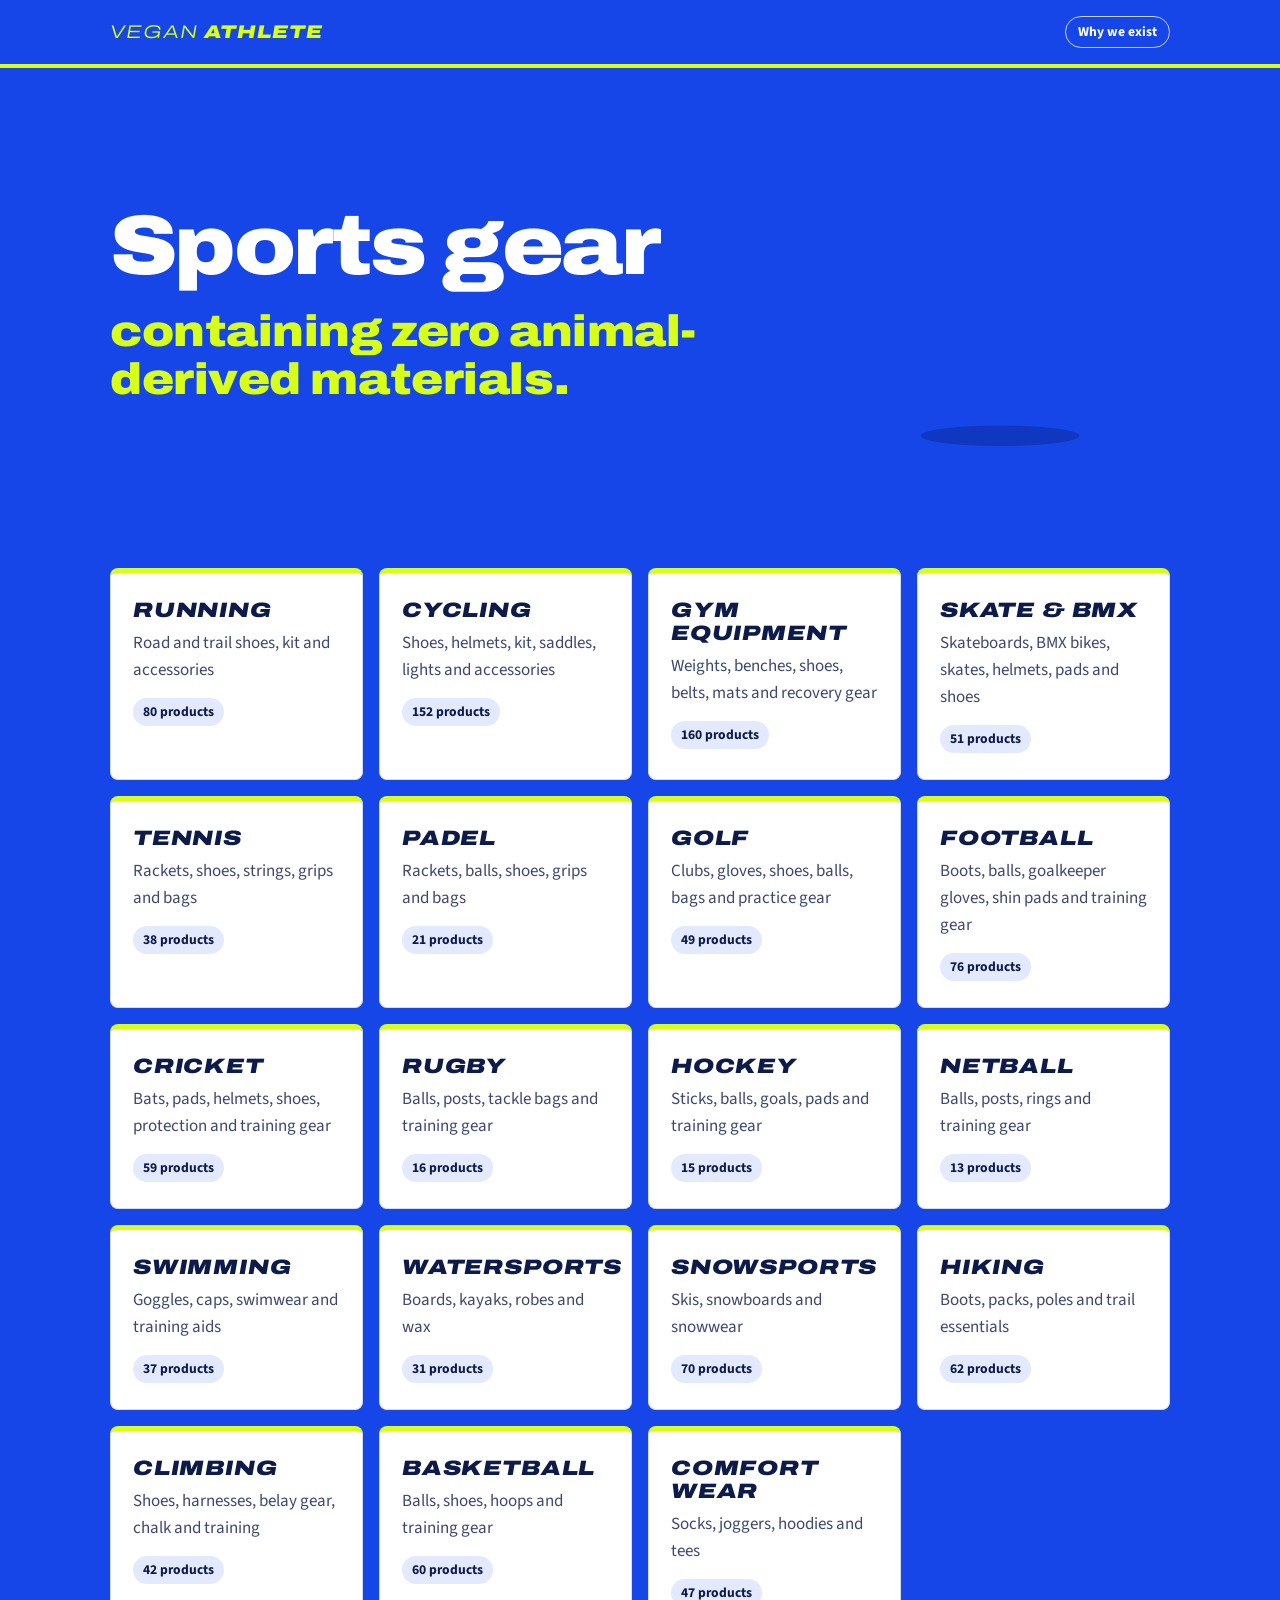
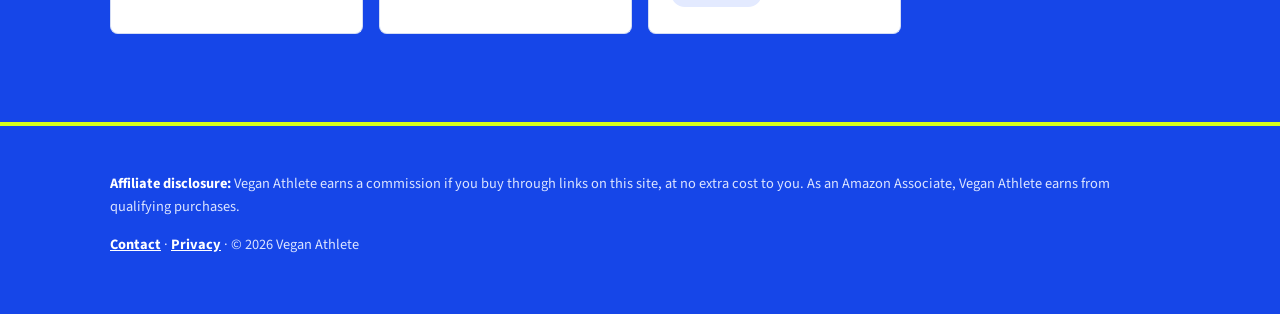
<file: vegan-athlete 3/index.html>
<!doctype html><html lang="en"><head><meta charset="utf-8"><meta name="viewport" content="width=device-width,initial-scale=1"><title>Vegan Athlete – vegan sports equipment</title>
<meta name="description" content="Find vegan sports equipment for football, running, cycling, swimming, tennis and the gym."><link rel="preconnect" href="https://fonts.googleapis.com"><link rel="preconnect" href="https://fonts.gstatic.com" crossorigin><link href="https://fonts.googleapis.com/css2?family=Archivo:ital,wdth,wght@0,62..125,100..900;1,62..125,100..900&family=Source+Sans+3:wght@400;700&display=swap" rel="stylesheet"><link rel="icon" href="/favicon.ico" sizes="any"><link rel="icon" type="image/png" sizes="32x32" href="/favicon-32.png"><link rel="icon" type="image/png" sizes="192x192" href="/icon-192.png"><link rel="apple-touch-icon" href="/apple-touch-icon.png"><link rel="stylesheet" href="style.css?v=39"></head>
<body><header class="site"><div class="wrap"><a class="logo" href="index.html" aria-label="Vegan Athlete home"><span class="logo-1">Vegan</span><span class="logo-2">Athlete</span></a><a class="why-link" href="why.html">Why we exist</a></div></header>
<section class="hero"><div class="wrap hero-inner"><div class="hero-text"><h1><span class="line">Sports gear</span> <span class="line line-2">containing zero animal-derived materials.</span></h1><nav class="pills" id="sport-buttons" aria-label="Choose a sport"></nav></div><div class="hero-art" aria-hidden="true"><svg class="athlete" viewBox="0 0 300 300" role="img" aria-label="A cartoon athlete juggling equipment from different sports, including snowboarding, hiking and running">
  <ellipse cx="150" cy="268" rx="70" ry="9" fill="#071a73" opacity=".35"/>
<g class="scene s1">
 <g transform="rotate(-4 150 172)"><line x1="150" y1="172" x2="150" y2="250" stroke="#e6ecff" stroke-width="15" stroke-linecap="round"/><rect x="144" y="246" width="26" height="12" rx="6" fill="#ffffff"/></g>
 <g transform="rotate(55 150 114)"><line x1="150" y1="114" x2="150" y2="168" class="limb"/></g>
 <g class="keepy-leg"><g><line x1="150" y1="172" x2="150" y2="250" stroke="#e6ecff" stroke-width="15" stroke-linecap="round"/><rect x="144" y="246" width="26" height="12" rx="6" fill="#ffffff"/></g></g>
 <rect x="131" y="152" width="38" height="32" rx="9" fill="#ffffff"/><rect x="130" y="102" width="40" height="62" rx="15" fill="#d7ff1a"/><path d="M150 108v50" stroke="#fff" stroke-width="5" opacity=".8"/>
 <g transform="rotate(-60 150 114)"><line x1="150" y1="114" x2="150" y2="168" class="limb"/></g>
 <circle cx="150" cy="80" r="18" class="skin"/>
 <g class="juggle j-foot"><circle cx="198" cy="214" r="12" fill="#ffffff"/><path d="M198 208l5 4-2 6h-6l-2-6z" fill="#071a73"/></g>
</g>
<g class="scene s2">
 <g transform="rotate(14 150 172)"><line x1="150" y1="172" x2="150" y2="250" stroke="#e6ecff" stroke-width="15" stroke-linecap="round"/><rect x="144" y="246" width="26" height="12" rx="6" fill="#9dd6f7"/></g><g transform="rotate(-14 150 172)"><line x1="150" y1="172" x2="150" y2="250" stroke="#e6ecff" stroke-width="15" stroke-linecap="round"/><rect x="144" y="246" width="26" height="12" rx="6" fill="#9dd6f7"/></g>
 <g transform="rotate(30 150 114)"><line x1="150" y1="114" x2="150" y2="168" class="limb"/></g>
 <rect x="131" y="152" width="38" height="32" rx="9" fill="#9dd6f7"/><rect x="130" y="102" width="40" height="62" rx="15" fill="#ffffff"/>
 <circle cx="150" cy="80" r="18" class="skin"/><path d="M131 76 Q150 60 169 76 L180 80" fill="none" stroke="#9dd6f7" stroke-width="7" stroke-linecap="round"/>
 <g class="racket-tap">
  <line x1="150" y1="114" x2="196" y2="150" class="limb"/>
  <line x1="196" y1="150" x2="218" y2="150" stroke="#d7ff1a" stroke-width="6" stroke-linecap="round"/>
  <ellipse cx="244" cy="150" rx="26" ry="7" fill="rgba(255,255,255,.2)" stroke="#ffffff" stroke-width="5"/>
 </g>
 <g class="juggle j-racket"><circle cx="244" cy="136" r="8" fill="#d7ff1a"/></g>
</g>
<g class="scene s3">
 <g transform="rotate(12 150 172)"><line x1="150" y1="172" x2="150" y2="250" stroke="#9dd6f7" stroke-width="17" stroke-linecap="round"/><rect x="144" y="246" width="26" height="12" rx="6" fill="#ffffff"/></g><g transform="rotate(-12 150 172)"><line x1="150" y1="172" x2="150" y2="250" stroke="#9dd6f7" stroke-width="17" stroke-linecap="round"/><rect x="144" y="246" width="26" height="12" rx="6" fill="#ffffff"/></g>
 <rect x="131" y="152" width="38" height="32" rx="9" fill="#9dd6f7"/><rect x="130" y="102" width="40" height="62" rx="15" fill="#d7ff1a"/><path d="M140 104 L150 118 L160 104" fill="none" stroke="#f4ffc2" stroke-width="4" stroke-linecap="round"/>
 <circle cx="150" cy="80" r="18" class="skin"/><path d="M131 74 Q150 56 169 74 Z" fill="#ffffff"/><path d="M126 76 L172 74" stroke="#ffffff" stroke-width="5" stroke-linecap="round"/>
 <g class="club-tap">
  <line x1="150" y1="114" x2="188" y2="160" class="limb" style="stroke-width:16"/>
  <line x1="188" y1="160" x2="246" y2="148" stroke="#d9e2de" stroke-width="4" stroke-linecap="round"/>
  <rect x="240" y="140" width="16" height="10" rx="3" fill="#d9e2de"/>
 </g>
 <g class="juggle j-club"><circle cx="248" cy="133" r="6" fill="#ffffff"/></g>
</g>
<g class="scene s4">
 <g transform="rotate(16 150 172)"><line x1="150" y1="172" x2="150" y2="250" stroke="#e6ecff" stroke-width="15" stroke-linecap="round"/><rect x="144" y="246" width="26" height="12" rx="6" fill="#ffffff"/></g><g transform="rotate(-16 150 172)"><line x1="150" y1="172" x2="150" y2="250" stroke="#e6ecff" stroke-width="15" stroke-linecap="round"/><rect x="144" y="246" width="26" height="12" rx="6" fill="#ffffff"/></g>
 <g transform="rotate(-35 150 114)"><line x1="150" y1="114" x2="150" y2="168" class="limb"/></g>
 <rect x="131" y="152" width="38" height="32" rx="9" fill="#d7ff1a"/><rect x="130" y="102" width="40" height="62" rx="15" fill="#d7ff1a"/><path d="M141 120 L150 140 L159 120" fill="none" stroke="#d7ff1a" stroke-width="5" stroke-linecap="round" stroke-linejoin="round"/>
 <circle cx="150" cy="80" r="18" class="skin"/>
 <g transform="rotate(200 150 114)"><line x1="150" y1="114" x2="150" y2="172" class="limb"/></g>
 <g class="juggle j-finger"><g class="spin-ball"><circle cx="170" cy="38" r="15" fill="#d7ff1a"/><path d="M155 38h30M170 23v30M159 27c7 7 7 15 0 22M181 27c-7 7-7 15 0 22" fill="none" stroke="#0a2491" stroke-width="1.6"/></g></g>
</g>
<g class="scene s5">
 <g transform="rotate(14 150 172)"><line x1="150" y1="172" x2="150" y2="250" stroke="#e6ecff" stroke-width="15" stroke-linecap="round"/><rect x="144" y="246" width="26" height="12" rx="6" fill="#9dd6f7"/></g><g transform="rotate(-14 150 172)"><line x1="150" y1="172" x2="150" y2="250" stroke="#e6ecff" stroke-width="15" stroke-linecap="round"/><rect x="144" y="246" width="26" height="12" rx="6" fill="#9dd6f7"/></g>
 <rect x="131" y="152" width="38" height="32" rx="9" fill="#071a73"/><rect x="130" y="102" width="40" height="62" rx="15" fill="#9dd6f7"/><path d="M131 160h38M140 160l-6 22M160 160l6 22" stroke="#d7ff1a" stroke-width="4" stroke-linecap="round"/>
 
 <g class="toss-arm-l"><line x1="136" y1="112" x2="124" y2="58" class="limb"/></g><g class="toss-arm-r"><line x1="164" y1="112" x2="176" y2="58" class="limb"/></g><circle cx="150" cy="80" r="18" class="skin"/><path d="M131 78c2-20 36-20 38 0z" fill="#d7ff1a"/>
 <g class="juggle j-rope"><g class="spin-rope"><circle cx="150" cy="44" r="18" fill="none" stroke="#d7ff1a" stroke-width="5"/><circle cx="150" cy="44" r="12" fill="none" stroke="#d7ff1a" stroke-width="4"/><path d="M164 56c8 8 4 16-4 18" fill="none" stroke="#d7ff1a" stroke-width="4" stroke-linecap="round"/></g></g>
</g>
<g class="scene s6">
 <g class="kayak-bob">
  <path d="M40 236c30 14 190 14 220 0-20-10-200-10-220 0z" fill="#d7ff1a"/>
  <ellipse cx="150" cy="232" rx="24" ry="5" fill="#071a73"/>
  <rect x="131" y="160" width="38" height="72" rx="14" fill="#d7ff1a"/>
  <path d="M140 170h20M140 186h20" stroke="#f4ffc2" stroke-width="3" opacity=".7"/>
  
  <g transform="rotate(150 140 174)"><line x1="140" y1="174" x2="140" y2="222" class="limb" style="stroke-width:12"/></g>
  <g transform="rotate(-150 160 174)"><line x1="160" y1="174" x2="160" y2="222" class="limb" style="stroke-width:12"/></g><circle cx="150" cy="140" r="18" class="skin"/>
  <path d="M131 134c4-16 34-16 38 0z" fill="#9dd6f7"/>
 </g>
 <g class="juggle j-paddle"><g class="spin-paddle"><line x1="90" y1="116" x2="210" y2="116" stroke="#e6ecff" stroke-width="4.5" stroke-linecap="round"/><ellipse cx="86" cy="116" rx="14" ry="7" fill="#d7ff1a"/><ellipse cx="214" cy="116" rx="14" ry="7" fill="#d7ff1a"/></g></g>
 <clipPath id="water-clip"><rect x="30" y="230" width="240" height="40" rx="16"/></clipPath><g clip-path="url(#water-clip)"><g class="waves"><path d="M-40 248q15-8 30 0t30 0 30 0 30 0 30 0 30 0 30 0 30 0 30 0 30 0 30 0 30 0 30 0V270H-40z" fill="#9dd6f7" opacity=".45"/></g></g>
</g>
<g class="scene s7">
 <g transform="rotate(16 150 172)"><line x1="150" y1="172" x2="150" y2="250" stroke="#e6ecff" stroke-width="15" stroke-linecap="round"/><rect x="144" y="246" width="26" height="12" rx="6" fill="#ffffff"/></g><g transform="rotate(-16 150 172)"><line x1="150" y1="172" x2="150" y2="250" stroke="#e6ecff" stroke-width="15" stroke-linecap="round"/><rect x="144" y="246" width="26" height="12" rx="6" fill="#ffffff"/></g>
 <g transform="rotate(35 150 114)"><line x1="150" y1="114" x2="150" y2="168" class="limb"/></g>
 <rect x="131" y="152" width="38" height="32" rx="9" fill="#071a73"/><rect x="130" y="102" width="40" height="62" rx="15" fill="#d7ff1a"/>
 <circle cx="150" cy="80" r="18" class="skin"/><path d="M133 74 Q150 66 167 74" fill="none" stroke="#d7ff1a" stroke-width="6" stroke-linecap="round"/>
 <g class="kb-arm"><g><line x1="150" y1="114" x2="150" y2="168" class="limb"/></g></g>
 <g class="juggle j-kb"><g class="spin-kb"><path d="M188 128a10 10 0 0 1 20 0" fill="none" stroke="#d9e2de" stroke-width="5"/><circle cx="198" cy="142" r="14" fill="#39406a"/><circle cx="194" cy="138" r="4" fill="#8d96c4" opacity=".6"/></g></g>
</g>

<g class="scene s8">
 <g transform="rotate(16 150 172)"><line x1="150" y1="172" x2="150" y2="250" stroke="#0a2491" stroke-width="18" stroke-linecap="round"/><rect x="144" y="246" width="26" height="12" rx="6" fill="#d7ff1a"/></g><g transform="rotate(-16 150 172)"><line x1="150" y1="172" x2="150" y2="250" stroke="#0a2491" stroke-width="18" stroke-linecap="round"/><rect x="144" y="246" width="26" height="12" rx="6" fill="#d7ff1a"/></g>
 <rect x="131" y="152" width="38" height="32" rx="9" fill="#0a2491"/><rect x="128" y="100" width="44" height="66" rx="16" fill="#d7ff1a"/><path d="M150 106v54" stroke="#fff" stroke-width="3" opacity=".8"/>
 <g class="toss-arm-l"><line x1="136" y1="112" x2="124" y2="58" class="limb" style="stroke:#d7ff1a"/></g><g class="toss-arm-r"><line x1="164" y1="112" x2="176" y2="58" class="limb" style="stroke:#d7ff1a"/></g>
 <circle cx="150" cy="80" r="18" class="skin"/><path d="M131 76c2-24 36-24 38 0z" fill="#d7ff1a"/><circle cx="150" cy="54" r="5" fill="#d7ff1a"/><path d="M132 80h36" stroke="#071a73" stroke-width="5"/><rect x="138" y="75" width="24" height="10" rx="5" fill="#9dd6f7" stroke="#071a73" stroke-width="2.5"/>
 <g class="juggle j-board"><g class="spin-board"><rect x="96" y="35" width="108" height="16" rx="8" fill="#d7ff1a" stroke="#ffffff" stroke-width="3"/><rect x="122" y="38" width="12" height="10" rx="2" fill="#071a73"/><rect x="166" y="38" width="12" height="10" rx="2" fill="#071a73"/></g></g>
 <g class="snow" fill="#ffffff"><circle cx="60" cy="20" r="3"/><circle cx="100" cy="0" r="2.5"/><circle cx="230" cy="10" r="3"/><circle cx="260" cy="40" r="2"/><circle cx="40" cy="70" r="2.5"/><circle cx="210" cy="-20" r="2.5"/><circle cx="80" cy="-40" r="2"/><circle cx="250" cy="-50" r="3"/></g>
</g>
<g class="scene s9">
 <g transform="rotate(12 150 172)"><line x1="150" y1="172" x2="150" y2="250" stroke="#e6ecff" stroke-width="15" stroke-linecap="round"/><rect x="144" y="246" width="26" height="12" rx="6" fill="#0a2491"/></g><g transform="rotate(-12 150 172)"><line x1="150" y1="172" x2="150" y2="250" stroke="#e6ecff" stroke-width="15" stroke-linecap="round"/><rect x="144" y="246" width="26" height="12" rx="6" fill="#0a2491"/></g>
 <rect x="122" y="104" width="56" height="60" rx="14" fill="#d7ff1a"/><rect x="128" y="96" width="44" height="14" rx="7" fill="#a9cc00"/>
 <rect x="131" y="152" width="38" height="32" rx="9" fill="#0a2491"/><rect x="132" y="104" width="36" height="58" rx="14" fill="#9dd6f7"/><path d="M137 106v52M163 106v52" stroke="#a9cc00" stroke-width="4" stroke-linecap="round"/>
 <g transform="rotate(30 150 114)"><line x1="150" y1="114" x2="150" y2="168" class="limb"/></g>
 <circle cx="150" cy="80" r="18" class="skin"/><path d="M134 72c2-16 30-16 32 0z" fill="#d7ff1a"/><path d="M124 73h52" stroke="#d7ff1a" stroke-width="5" stroke-linecap="round"/>
 <g transform="rotate(200 150 114)"><line x1="150" y1="114" x2="150" y2="172" class="limb"/></g>
 <g class="juggle j-pole"><g class="spin-pole"><line x1="138" y1="40" x2="206" y2="40" stroke="#d9e2de" stroke-width="4.5" stroke-linecap="round"/><rect x="194" y="35" width="16" height="10" rx="4" fill="#d7ff1a"/><circle cx="136" cy="40" r="4" fill="#d7ff1a"/></g></g>
</g>
<g class="scene s10">
 <g transform="rotate(-28 150 172)"><line x1="150" y1="172" x2="150" y2="250" stroke="#e6ecff" stroke-width="15" stroke-linecap="round"/><rect x="144" y="246" width="26" height="12" rx="6" fill="#d7ff1a"/></g>
 <g transform="rotate(32 150 172)"><line x1="150" y1="172" x2="150" y2="250" stroke="#e6ecff" stroke-width="15" stroke-linecap="round"/><rect x="144" y="246" width="26" height="12" rx="6" fill="#d7ff1a"/></g>
 <g transform="rotate(40 150 114)"><line x1="150" y1="114" x2="150" y2="168" class="limb"/></g>
 <rect x="131" y="152" width="38" height="32" rx="9" fill="#071a73"/><rect x="130" y="102" width="40" height="62" rx="15" fill="#d7ff1a"/><rect x="137" y="120" width="26" height="20" rx="3" fill="#ffffff"/><path d="M144 130h12" stroke="#071a73" stroke-width="3" stroke-linecap="round"/>
 <circle cx="150" cy="80" r="18" class="skin"/><path d="M132 72h36" stroke="#d7ff1a" stroke-width="6" stroke-linecap="round"/>
 <g class="kb-arm"><g><line x1="150" y1="114" x2="150" y2="168" class="limb"/></g></g>
 <g class="juggle j-kb"><g class="spin-kb"><path d="M182 146c0-10 8-16 18-14l8 6c4 2 8 3 12 3v7z" fill="#d7ff1a"/><path d="M181 148h40" stroke="#ffffff" stroke-width="5" stroke-linecap="round"/><path d="M192 136l4 4M198 134l4 4" stroke="#071a73" stroke-width="2" stroke-linecap="round"/></g></g>
</g>
</svg>
</div></div></section>
<main class="wrap"><div class="grid" id="categories"></div></main><footer><div class="wrap"><p><strong>Affiliate disclosure:</strong> Vegan Athlete earns a commission if you buy through links on this site, at no extra cost to you. As an Amazon Associate, Vegan Athlete earns from qualifying purchases.</p><p><a href="contact.html">Contact</a> &middot; <a href="privacy.html">Privacy</a> &middot; &copy; 2026 Vegan Athlete</p></div></footer><script src="app.js?v=41"></script></body></html>
</file>
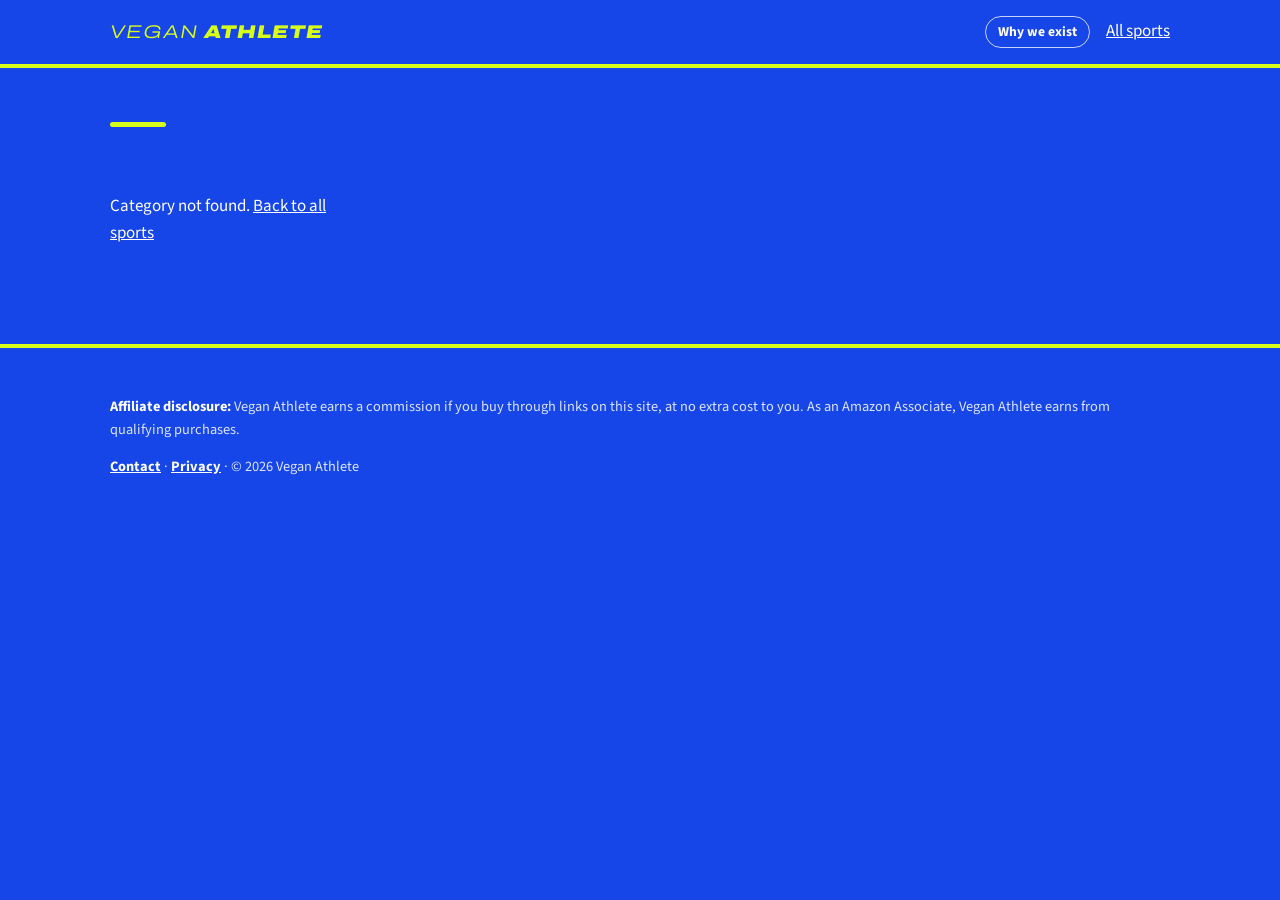
<file: vegan-athlete 3/category.html>
<!doctype html><html lang="en"><head><meta charset="utf-8"><meta name="viewport" content="width=device-width,initial-scale=1"><title>Vegan Athlete</title><link rel="preconnect" href="https://fonts.googleapis.com"><link rel="preconnect" href="https://fonts.gstatic.com" crossorigin><link href="https://fonts.googleapis.com/css2?family=Archivo:ital,wdth,wght@0,62..125,100..900;1,62..125,100..900&family=Source+Sans+3:wght@400;700&display=swap" rel="stylesheet"><link rel="icon" href="/favicon.ico" sizes="any"><link rel="icon" type="image/png" sizes="32x32" href="/favicon-32.png"><link rel="icon" type="image/png" sizes="192x192" href="/icon-192.png"><link rel="apple-touch-icon" href="/apple-touch-icon.png"><link rel="stylesheet" href="style.css?v=39"></head>
<body><header class="site"><div class="wrap"><a class="logo" href="index.html" aria-label="Vegan Athlete home"><span class="logo-1">Vegan</span><span class="logo-2">Athlete</span></a><a class="why-link" href="why.html">Why we exist</a><a href="index.html">All sports</a></div></header>
<main class="wrap"><div class="page-head"><h1 id="cat-title"></h1><p id="cat-blurb"></p></div><div class="grid" id="products"></div></main><footer><div class="wrap"><p><strong>Affiliate disclosure:</strong> Vegan Athlete earns a commission if you buy through links on this site, at no extra cost to you. As an Amazon Associate, Vegan Athlete earns from qualifying purchases.</p><p><a href="contact.html">Contact</a> &middot; <a href="privacy.html">Privacy</a> &middot; &copy; 2026 Vegan Athlete</p></div></footer><script src="app.js?v=41"></script></body></html>
</file>
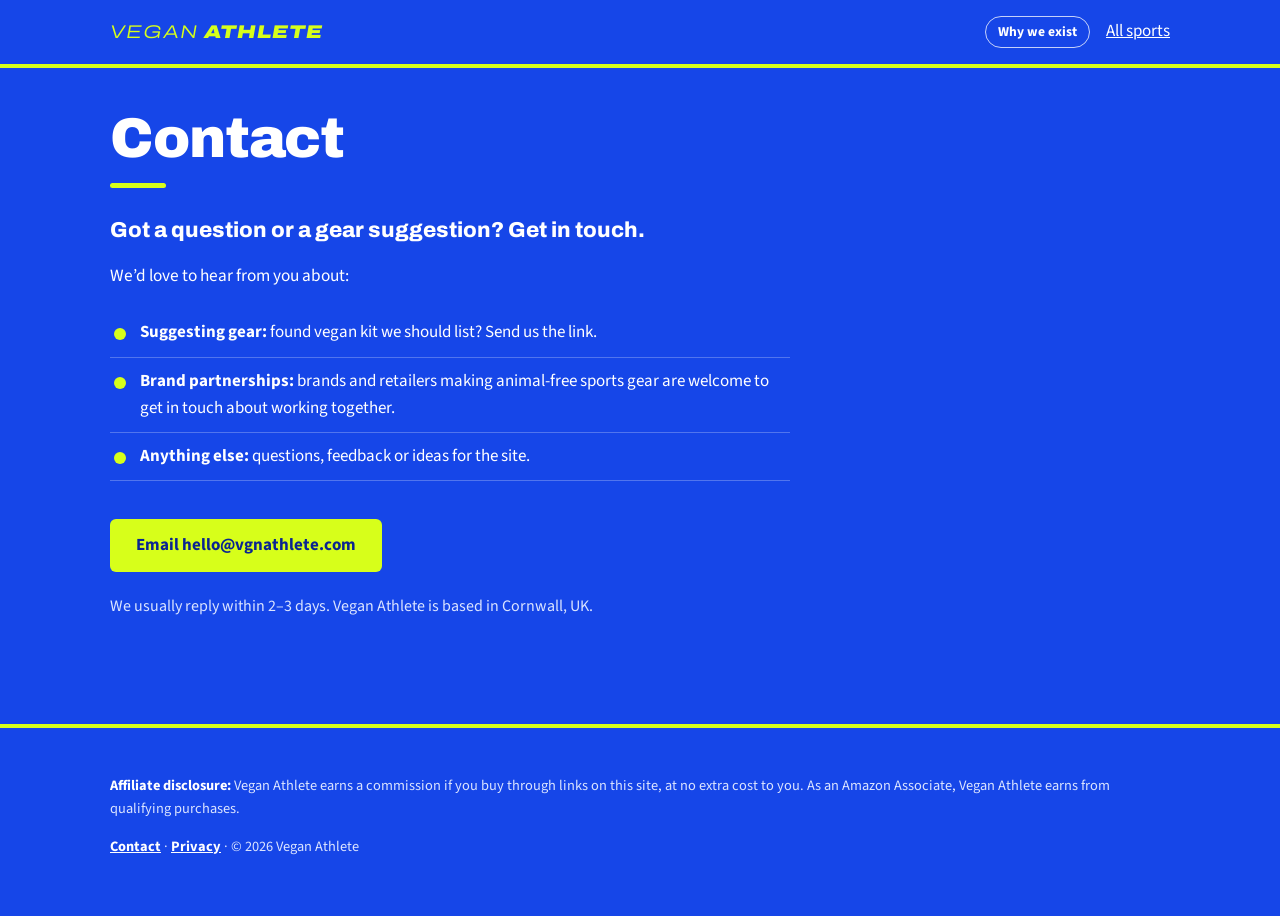
<file: vegan-athlete 3/contact.html>
<!doctype html><html lang="en"><head><meta charset="utf-8"><meta name="viewport" content="width=device-width,initial-scale=1"><title>Contact – Vegan Athlete</title>
<meta name="description" content="Get in touch with Vegan Athlete: suggest vegan sports gear, ask a question, or talk about brand partnerships."><link rel="preconnect" href="https://fonts.googleapis.com"><link rel="preconnect" href="https://fonts.gstatic.com" crossorigin><link href="https://fonts.googleapis.com/css2?family=Archivo:ital,wdth,wght@0,62..125,100..900;1,62..125,100..900&family=Source+Sans+3:wght@400;700&display=swap" rel="stylesheet"><link rel="icon" href="/favicon.ico" sizes="any"><link rel="icon" type="image/png" sizes="32x32" href="/favicon-32.png"><link rel="icon" type="image/png" sizes="192x192" href="/icon-192.png"><link rel="apple-touch-icon" href="/apple-touch-icon.png"><link rel="stylesheet" href="style.css?v=39"></head>
<body><header class="site"><div class="wrap"><a class="logo" href="index.html" aria-label="Vegan Athlete home"><span class="logo-1">Vegan</span><span class="logo-2">Athlete</span></a><a class="why-link" href="why.html">Why we exist</a><a href="index.html">All sports</a></div></header>
<main class="wrap"><article class="article">
<h1>Contact</h1>
<p class="lead">Got a question or a gear suggestion? Get in touch.</p>
<p>We&rsquo;d love to hear from you about:</p>
<ul>
<li><strong>Suggesting gear:</strong> found vegan kit we should list? Send us the link.</li>
<li><strong>Brand partnerships:</strong> brands and retailers making animal-free sports gear are welcome to get in touch about working together.</li>
<li><strong>Anything else:</strong> questions, feedback or ideas for the site.</li>
</ul>
<a class="btn" href="mailto:hello@vgnathlete.com">Email hello@vgnathlete.com</a>
<p class="contact-meta">We usually reply within 2&ndash;3 days. Vegan Athlete is based in Cornwall, UK.</p>
</article></main>
<footer><div class="wrap"><p><strong>Affiliate disclosure:</strong> Vegan Athlete earns a commission if you buy through links on this site, at no extra cost to you. As an Amazon Associate, Vegan Athlete earns from qualifying purchases.</p><p><a href="contact.html">Contact</a> &middot; <a href="privacy.html">Privacy</a> &middot; &copy; 2026 Vegan Athlete</p></div></footer></body></html>
</file>
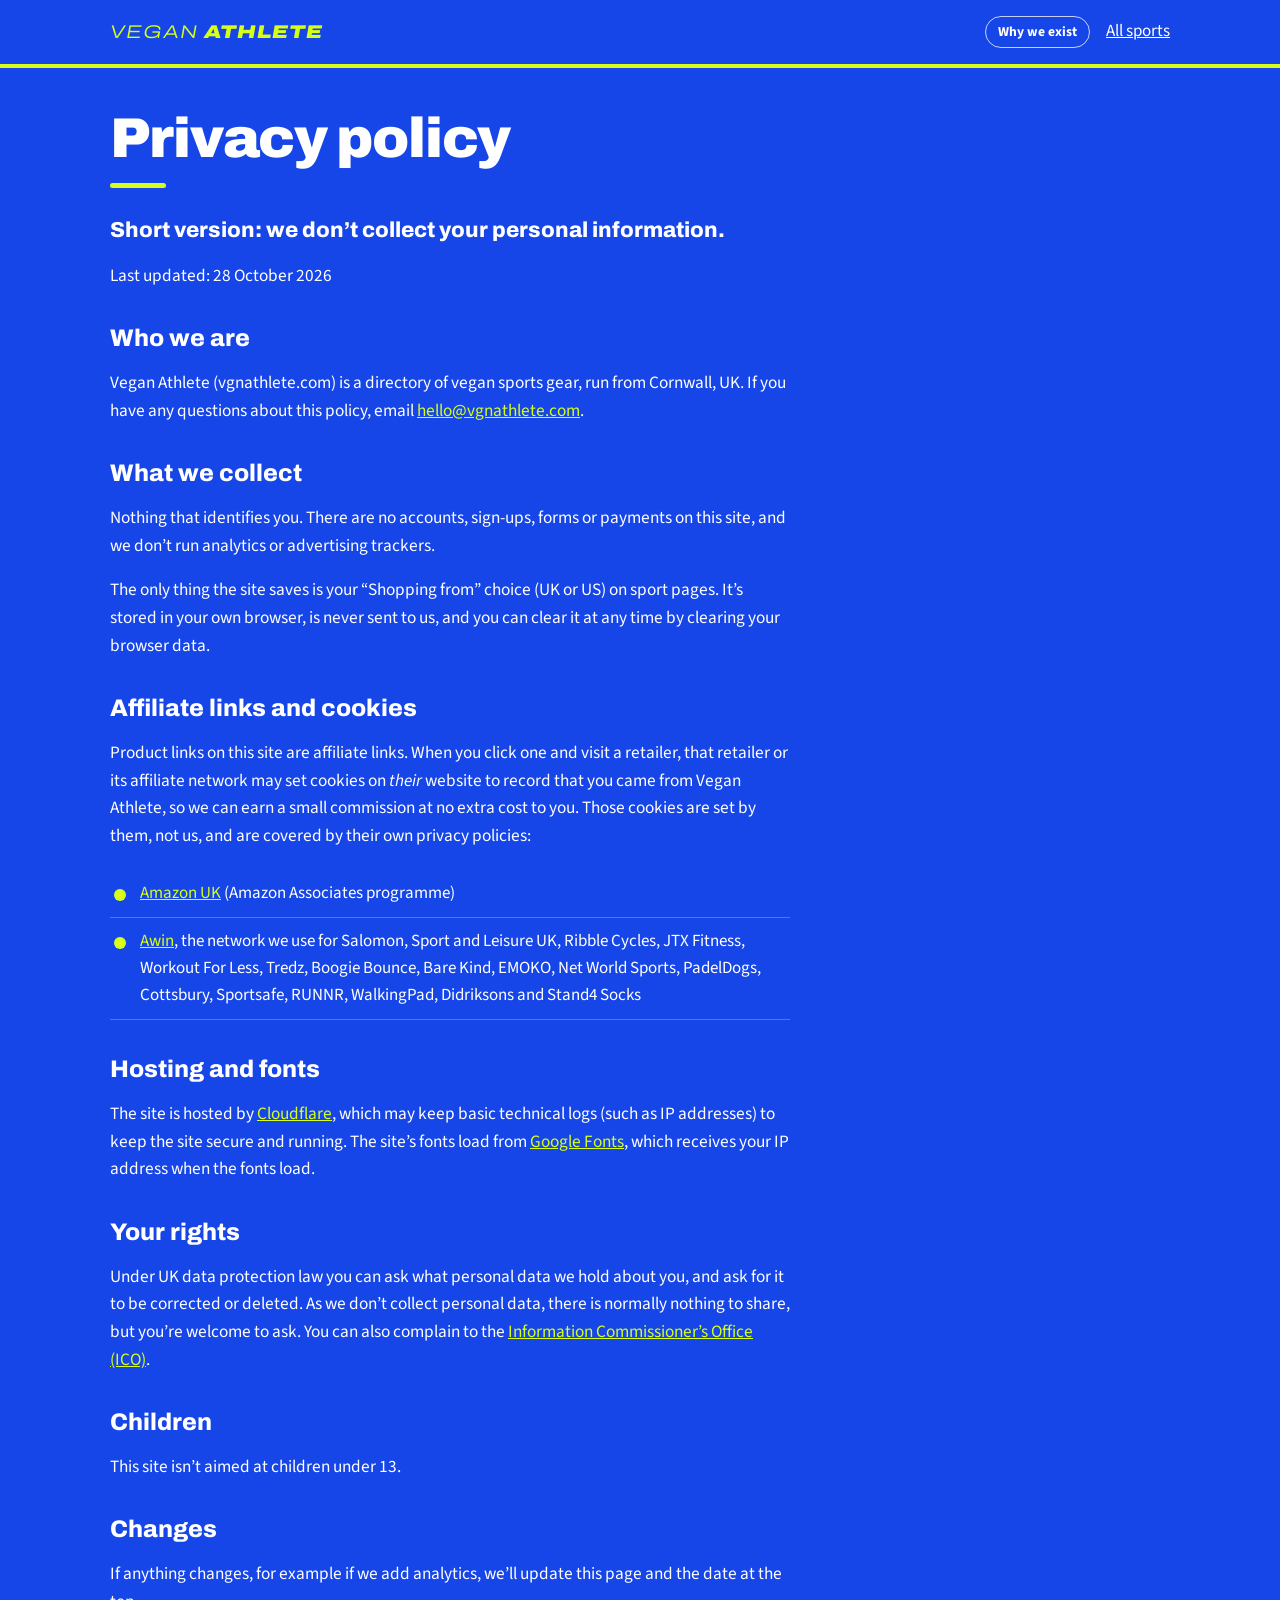
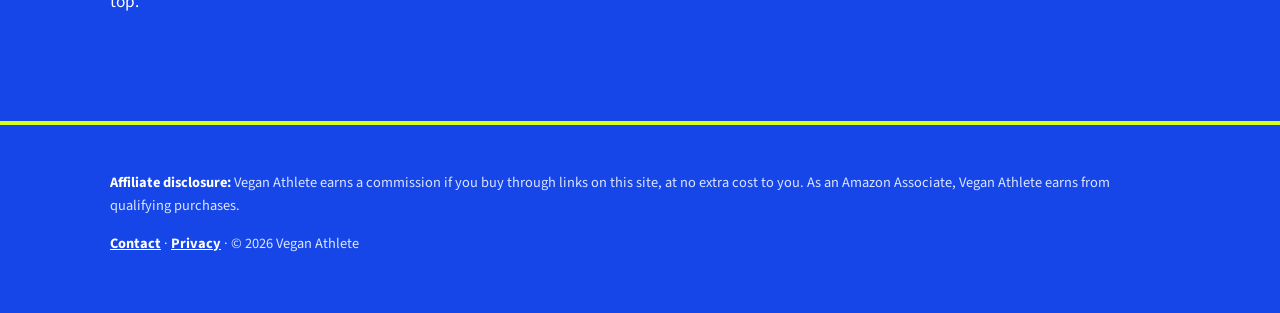
<file: vegan-athlete 3/privacy.html>
<!doctype html><html lang="en"><head><meta charset="utf-8"><meta name="viewport" content="width=device-width,initial-scale=1"><title>Privacy policy – Vegan Athlete</title>
<meta name="description" content="How Vegan Athlete handles your information: what the site stores, affiliate cookies, and your rights."><link rel="preconnect" href="https://fonts.googleapis.com"><link rel="preconnect" href="https://fonts.gstatic.com" crossorigin><link href="https://fonts.googleapis.com/css2?family=Archivo:ital,wdth,wght@0,62..125,100..900;1,62..125,100..900&family=Source+Sans+3:wght@400;700&display=swap" rel="stylesheet"><link rel="icon" href="/favicon.ico" sizes="any"><link rel="icon" type="image/png" sizes="32x32" href="/favicon-32.png"><link rel="icon" type="image/png" sizes="192x192" href="/icon-192.png"><link rel="apple-touch-icon" href="/apple-touch-icon.png"><link rel="stylesheet" href="style.css?v=39"></head>
<body><header class="site"><div class="wrap"><a class="logo" href="index.html" aria-label="Vegan Athlete home"><span class="logo-1">Vegan</span><span class="logo-2">Athlete</span></a><a class="why-link" href="why.html">Why we exist</a><a href="index.html">All sports</a></div></header>
<main class="wrap"><article class="article">
<h1>Privacy policy</h1>
<p class="lead">Short version: we don&rsquo;t collect your personal information.</p>
<p>Last updated: 28 October 2026</p>

<h2>Who we are</h2>
<p>Vegan Athlete (vgnathlete.com) is a directory of vegan sports gear, run from Cornwall, UK. If you have any questions about this policy, email <a href="mailto:hello@vgnathlete.com">hello@vgnathlete.com</a>.</p>

<h2>What we collect</h2>
<p>Nothing that identifies you. There are no accounts, sign-ups, forms or payments on this site, and we don&rsquo;t run analytics or advertising trackers.</p>
<p>The only thing the site saves is your &ldquo;Shopping from&rdquo; choice (UK or US) on sport pages. It&rsquo;s stored in your own browser, is never sent to us, and you can clear it at any time by clearing your browser data.</p>

<h2>Affiliate links and cookies</h2>
<p>Product links on this site are affiliate links. When you click one and visit a retailer, that retailer or its affiliate network may set cookies on <em>their</em> website to record that you came from Vegan Athlete, so we can earn a small commission at no extra cost to you. Those cookies are set by them, not us, and are covered by their own privacy policies:</p>
<ul>
<li><a href="https://www.amazon.co.uk/gp/help/customer/display.html?nodeId=201909010" rel="noopener">Amazon UK</a> (Amazon Associates programme)</li>
<li><a href="https://www.awin.com/gb/privacy" rel="noopener">Awin</a>, the network we use for Salomon, Sport and Leisure UK, Ribble Cycles, JTX Fitness, Workout For Less, Tredz, Boogie Bounce, Bare Kind, EMOKO, Net World Sports, PadelDogs, Cottsbury, Sportsafe, RUNNR, WalkingPad, Didriksons and Stand4 Socks</li>
</ul>

<h2>Hosting and fonts</h2>
<p>The site is hosted by <a href="https://www.cloudflare.com/privacypolicy/" rel="noopener">Cloudflare</a>, which may keep basic technical logs (such as IP addresses) to keep the site secure and running. The site&rsquo;s fonts load from <a href="https://policies.google.com/privacy" rel="noopener">Google Fonts</a>, which receives your IP address when the fonts load.</p>

<h2>Your rights</h2>
<p>Under UK data protection law you can ask what personal data we hold about you, and ask for it to be corrected or deleted. As we don&rsquo;t collect personal data, there is normally nothing to share, but you&rsquo;re welcome to ask. You can also complain to the <a href="https://ico.org.uk/make-a-complaint/" rel="noopener">Information Commissioner&rsquo;s Office (ICO)</a>.</p>

<h2>Children</h2>
<p>This site isn&rsquo;t aimed at children under 13.</p>

<h2>Changes</h2>
<p>If anything changes, for example if we add analytics, we&rsquo;ll update this page and the date at the top.</p>
</article></main>
<footer><div class="wrap"><p><strong>Affiliate disclosure:</strong> Vegan Athlete earns a commission if you buy through links on this site, at no extra cost to you. As an Amazon Associate, Vegan Athlete earns from qualifying purchases.</p><p><a href="contact.html">Contact</a> &middot; <a href="privacy.html">Privacy</a> &middot; &copy; 2026 Vegan Athlete</p></div></footer></body></html>
</file>
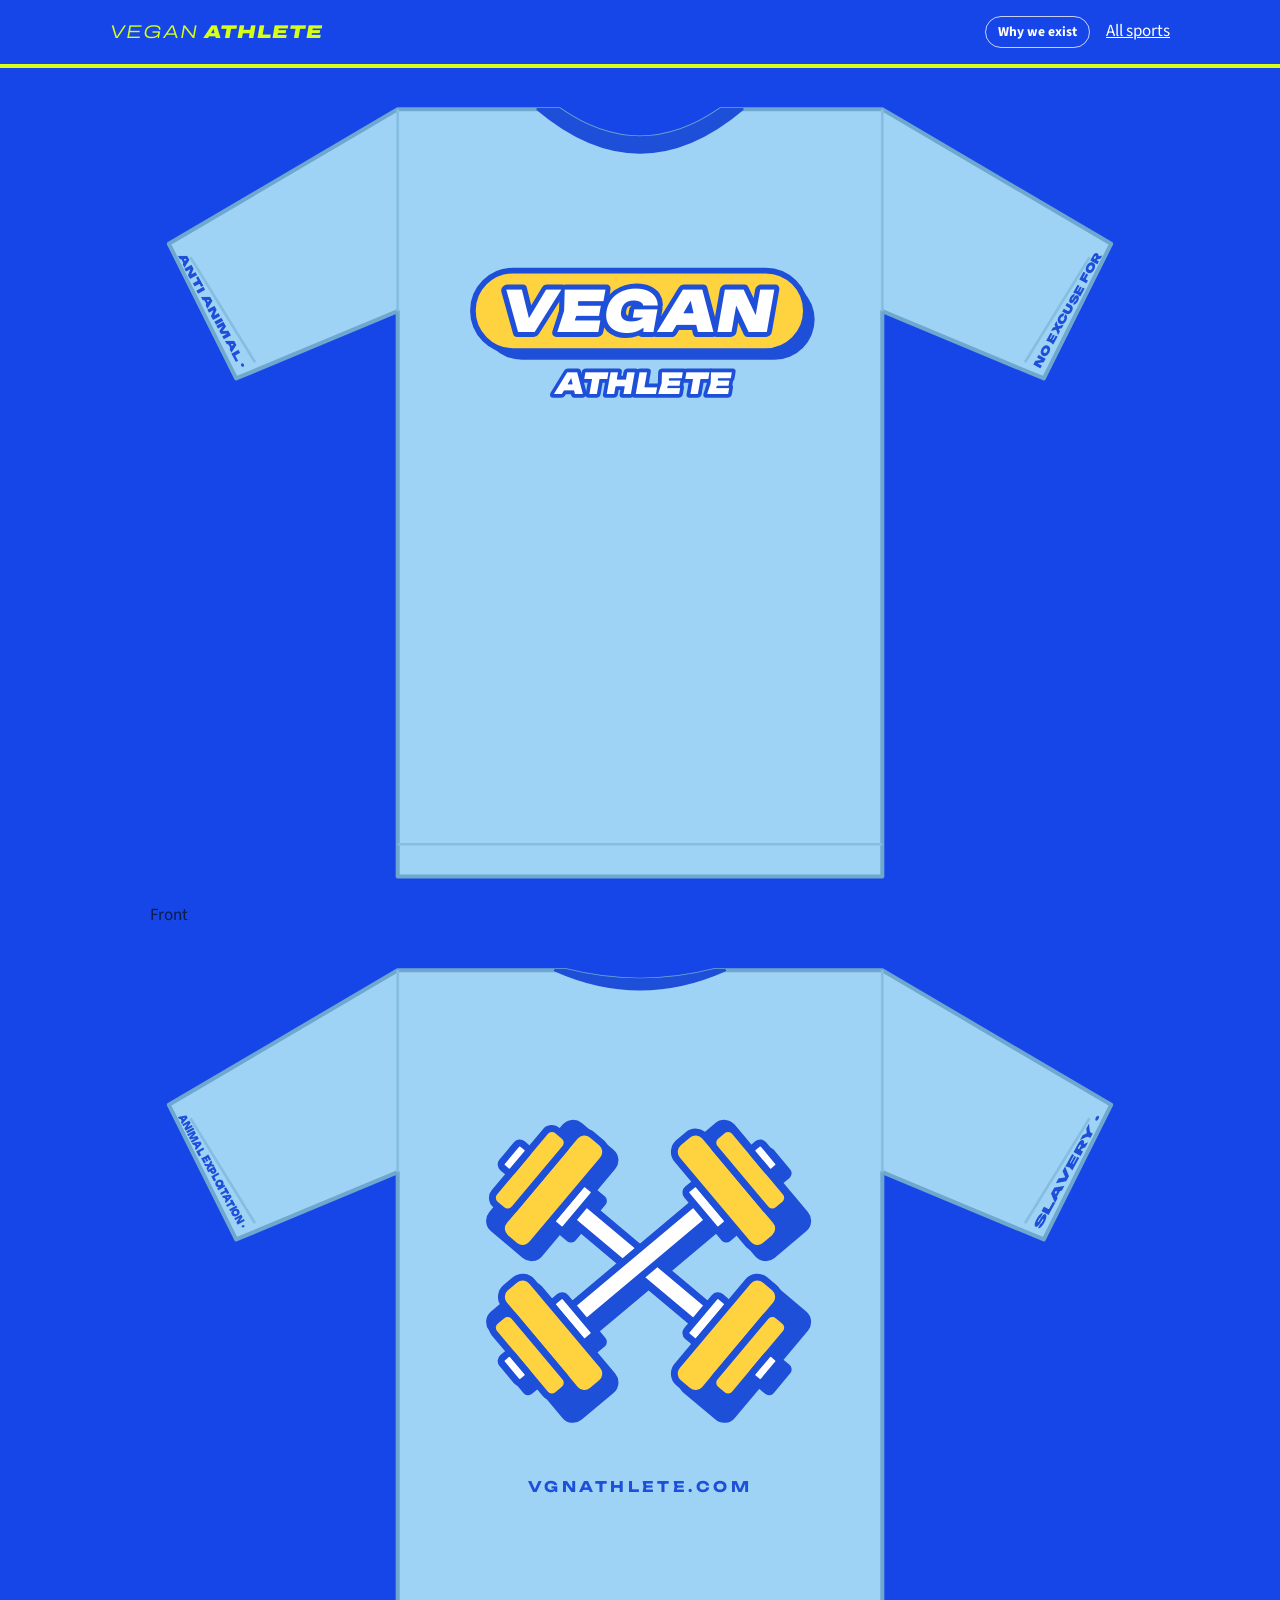
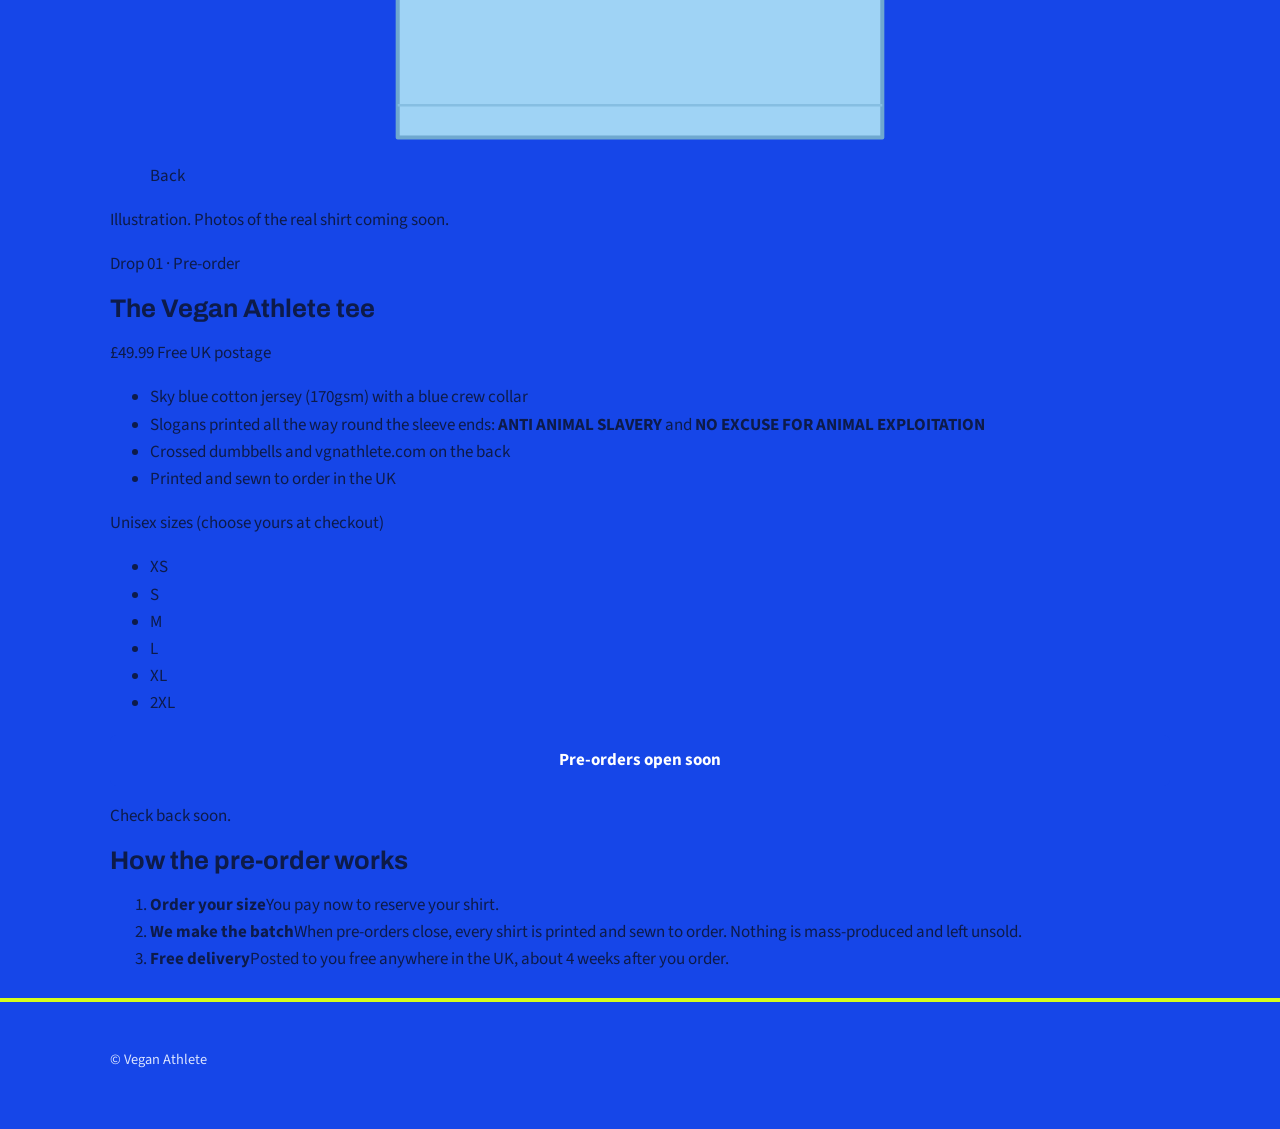
<file: vegan-athlete 3/shop.html>
<!doctype html><html lang="en"><head><meta charset="utf-8"><meta name="viewport" content="width=device-width,initial-scale=1"><title>Vegan Athlete tee – pre-order</title>
<meta name="description" content="The first Vegan Athlete t-shirt: sky blue cotton, blue collar, and slogans printed all the way round the sleeves. Pre-order now, free UK postage."><link rel="preconnect" href="https://fonts.googleapis.com"><link rel="preconnect" href="https://fonts.gstatic.com" crossorigin><link href="https://fonts.googleapis.com/css2?family=Archivo:ital,wdth,wght@0,62..125,100..900;1,62..125,100..900&family=Source+Sans+3:wght@400;700&family=Unbounded:wght@700;900&display=swap" rel="stylesheet"><link rel="stylesheet" href="style.css?v=26"></head>
<body><header class="site"><div class="wrap"><a class="logo" href="index.html" aria-label="Vegan Athlete home"><span class="logo-1">Vegan</span><span class="logo-2">Athlete</span></a><a class="why-link" href="why.html">Why we exist</a><a href="index.html">All sports</a></div></header>

<svg width="0" height="0" style="position:absolute" aria-hidden="true">
<defs>
<symbol id="va-logo" viewBox="0 0 600 360"><g transform="translate(0 -40)">
<rect x="48" y="118" width="530" height="128" rx="64" fill="#1E4FD8"/>
<rect x="34" y="104" width="530" height="128" rx="64" fill="#FFD23F" stroke="#1E4FD8" stroke-width="9"/>
<g transform="translate(299 168) skewX(-10)"><text x="0" y="34" text-anchor="middle" fill="#fff" stroke="#1E4FD8" stroke-width="16" paint-order="stroke" stroke-linejoin="round" font-family="Unbounded, sans-serif" font-size="90" font-weight="900" letter-spacing="2">VEGAN</text></g>
<g transform="translate(304 300) skewX(-10)"><text x="0" y="0" text-anchor="middle" fill="#fff" stroke="#1E4FD8" stroke-width="12" paint-order="stroke" stroke-linejoin="round" font-family="Unbounded, sans-serif" font-size="46" font-weight="900" letter-spacing="1">ATHLETE</text></g>
</g></symbol>
<g id="va-db">
<rect x="-120" y="-13" width="240" height="26" rx="10" fill="#fff" stroke="#1E4FD8" stroke-width="8"/>
<rect x="92" y="-30" width="18" height="60" rx="5" fill="#fff" stroke="#1E4FD8" stroke-width="8"/><rect x="-110" y="-30" width="18" height="60" rx="5" fill="#fff" stroke="#1E4FD8" stroke-width="8"/>
<rect x="110" y="-78" width="42" height="156" rx="14" fill="#FFD23F" stroke="#1E4FD8" stroke-width="8"/><rect x="-152" y="-78" width="42" height="156" rx="14" fill="#FFD23F" stroke="#1E4FD8" stroke-width="8"/>
<rect x="152" y="-56" width="30" height="112" rx="10" fill="#FFD23F" stroke="#1E4FD8" stroke-width="8"/><rect x="-182" y="-56" width="30" height="112" rx="10" fill="#FFD23F" stroke="#1E4FD8" stroke-width="8"/>
<rect x="182" y="-18" width="16" height="36" rx="5" fill="#fff" stroke="#1E4FD8" stroke-width="8"/><rect x="-198" y="-18" width="16" height="36" rx="5" fill="#fff" stroke="#1E4FD8" stroke-width="8"/>
</g>
<g id="va-db-shadow" fill="#1E4FD8">
<rect x="-124" y="-17" width="248" height="34" rx="12"/><rect x="88" y="-34" width="26" height="68" rx="7"/><rect x="-114" y="-34" width="26" height="68" rx="7"/>
<rect x="106" y="-82" width="80" height="164" rx="16"/><rect x="-186" y="-82" width="80" height="164" rx="16"/><rect x="178" y="-22" width="24" height="44" rx="7"/><rect x="-202" y="-22" width="24" height="44" rx="7"/>
</g>
<symbol id="va-back" viewBox="0 100 500 520">
<use href="#va-db-shadow" transform="translate(260 340) rotate(40)"/><use href="#va-db-shadow" transform="translate(260 340) rotate(-40)"/>
<use href="#va-db" transform="translate(250 330) rotate(40)"/><use href="#va-db" transform="translate(250 330) rotate(-40)"/>
<text x="250" y="596" text-anchor="middle" fill="#1E4FD8" font-family="Unbounded, sans-serif" font-size="17" font-weight="700" letter-spacing="4">VGNATHLETE.COM</text>
</symbol>
<path id="sl-l" d="M258,235 L307,324"/><path id="sl-r" d="M893,324 L942,235"/>
</defs>
</svg>

<main class="wrap">
<section class="merch">
  <div class="merch-art">
    <figure class="tee-card">
      <svg viewBox="236 112 728 600" role="img" aria-label="Front of the sky blue t-shirt: blue collar and the Vegan Athlete pill logo on the chest">
        <path d="M540,130 Q600,172 660,130 L780,130 L950,230 L900,330 L780,280 L780,700 L420,700 L420,280 L300,330 L250,230 L420,130 Z" fill="#9FD3F5" stroke="#6FA8CF" stroke-width="3" stroke-linejoin="round"/>
        <path d="M524,130 Q600,194 676,130 L660,130 Q600,172 540,130 Z" fill="#1E4FD8" stroke="#1E4FD8" stroke-width="2" stroke-linejoin="round"/>
        <path d="M420,130 L420,280 M780,130 L780,280 M266,240 L314,318 M934,240 L886,318 M420,676 L780,676" stroke="#86BEE2" stroke-width="2"/>
        <text fill="#1E4FD8" dy="3" font-family="Unbounded, sans-serif" font-size="8" font-weight="900"><textPath href="#sl-l" startOffset="50%" text-anchor="middle" textLength="96" lengthAdjust="spacingAndGlyphs">ANTI ANIMAL ·</textPath></text>
        <text fill="#1E4FD8" dy="3" font-family="Unbounded, sans-serif" font-size="8" font-weight="900"><textPath href="#sl-r" startOffset="50%" text-anchor="middle" textLength="96" lengthAdjust="spacingAndGlyphs">NO EXCUSE FOR</textPath></text>
        <use href="#va-logo" x="460" y="220" width="280" height="168"/>
      </svg>
      <figcaption>Front</figcaption>
    </figure>
    <figure class="tee-card">
      <svg viewBox="236 112 728 600" role="img" aria-label="Back of the sky blue t-shirt: two crossed dumbbells above VGNATHLETE.COM">
        <path d="M545,130 Q600,144 655,130 L780,130 L950,230 L900,330 L780,280 L780,700 L420,700 L420,280 L300,330 L250,230 L420,130 Z" fill="#9FD3F5" stroke="#6FA8CF" stroke-width="3" stroke-linejoin="round"/>
        <path d="M537,130 Q600,158 663,130 L655,130 Q600,144 545,130 Z" fill="#1E4FD8" stroke="#1E4FD8" stroke-width="2" stroke-linejoin="round"/>
        <path d="M420,130 L420,280 M780,130 L780,280 M266,240 L314,318 M934,240 L886,318 M420,676 L780,676" stroke="#86BEE2" stroke-width="2"/>
        <text fill="#1E4FD8" dy="3" font-family="Unbounded, sans-serif" font-size="8" font-weight="900"><textPath href="#sl-l" startOffset="50%" text-anchor="middle" textLength="96" lengthAdjust="spacingAndGlyphs">ANIMAL EXPLOITATION ·</textPath></text>
        <text fill="#1E4FD8" dy="3" font-family="Unbounded, sans-serif" font-size="8" font-weight="900"><textPath href="#sl-r" startOffset="50%" text-anchor="middle" textLength="96" lengthAdjust="spacingAndGlyphs">SLAVERY ·</textPath></text>
        <use href="#va-back" x="440" y="200" width="320" height="333"/>
      </svg>
      <figcaption>Back</figcaption>
    </figure>
    <p class="art-note">Illustration. Photos of the real shirt coming soon.</p>
  </div>

  <div class="merch-info">
    <p class="drop-tag">Drop 01 · Pre-order</p>
    <h1>The Vegan Athlete tee</h1>
    <p class="merch-price">£49.99 <span>Free UK postage</span></p>
    <ul class="merch-points">
      <li>Sky blue cotton jersey (170gsm) with a blue crew collar</li>
      <li>Slogans printed all the way round the sleeve ends: <strong>ANTI ANIMAL SLAVERY</strong> and <strong>NO EXCUSE FOR ANIMAL EXPLOITATION</strong></li>
      <li>Crossed dumbbells and vgnathlete.com on the back</li>
      <li>Printed and sewn to order in the UK</li>
    </ul>
    <p class="size-label">Unisex sizes <span>(choose yours at checkout)</span></p>
    <ul class="sizes" aria-label="Available sizes"><li>XS</li><li>S</li><li>M</li><li>L</li><li>XL</li><li>2XL</li></ul>
    <!-- When the Stripe Payment Link is ready, paste it into data-link below. Until then the button shows "Pre-orders open soon". -->
    <a class="btn btn-buy" id="buy" data-link="">Pre-order · £49.99</a>
    <p class="buy-note" id="buy-note">Secure checkout by Stripe.</p>
  </div>
</section>

<section class="steps-wrap">
  <h2>How the pre-order works</h2>
  <ol class="steps">
    <li><strong>Order your size</strong><span>You pay now to reserve your shirt.</span></li>
    <li><strong>We make the batch</strong><span>When pre-orders close, every shirt is printed and sewn to order. Nothing is mass-produced and left unsold.</span></li>
    <li><strong>Free delivery</strong><span>Posted to you free anywhere in the UK, about 4 weeks after you order.</span></li>
  </ol>
</section>
</main>
<footer><div class="wrap"><p>&copy; Vegan Athlete</p></div></footer>
<script>
(function(){
  var b=document.getElementById('buy'),n=document.getElementById('buy-note'),link=b.getAttribute('data-link');
  if(link){b.href=link;}else{b.textContent='Pre-orders open soon';b.classList.add('is-off');b.setAttribute('aria-disabled','true');n.textContent='Check back soon.';}
})();
</script>
</body></html>
</file>
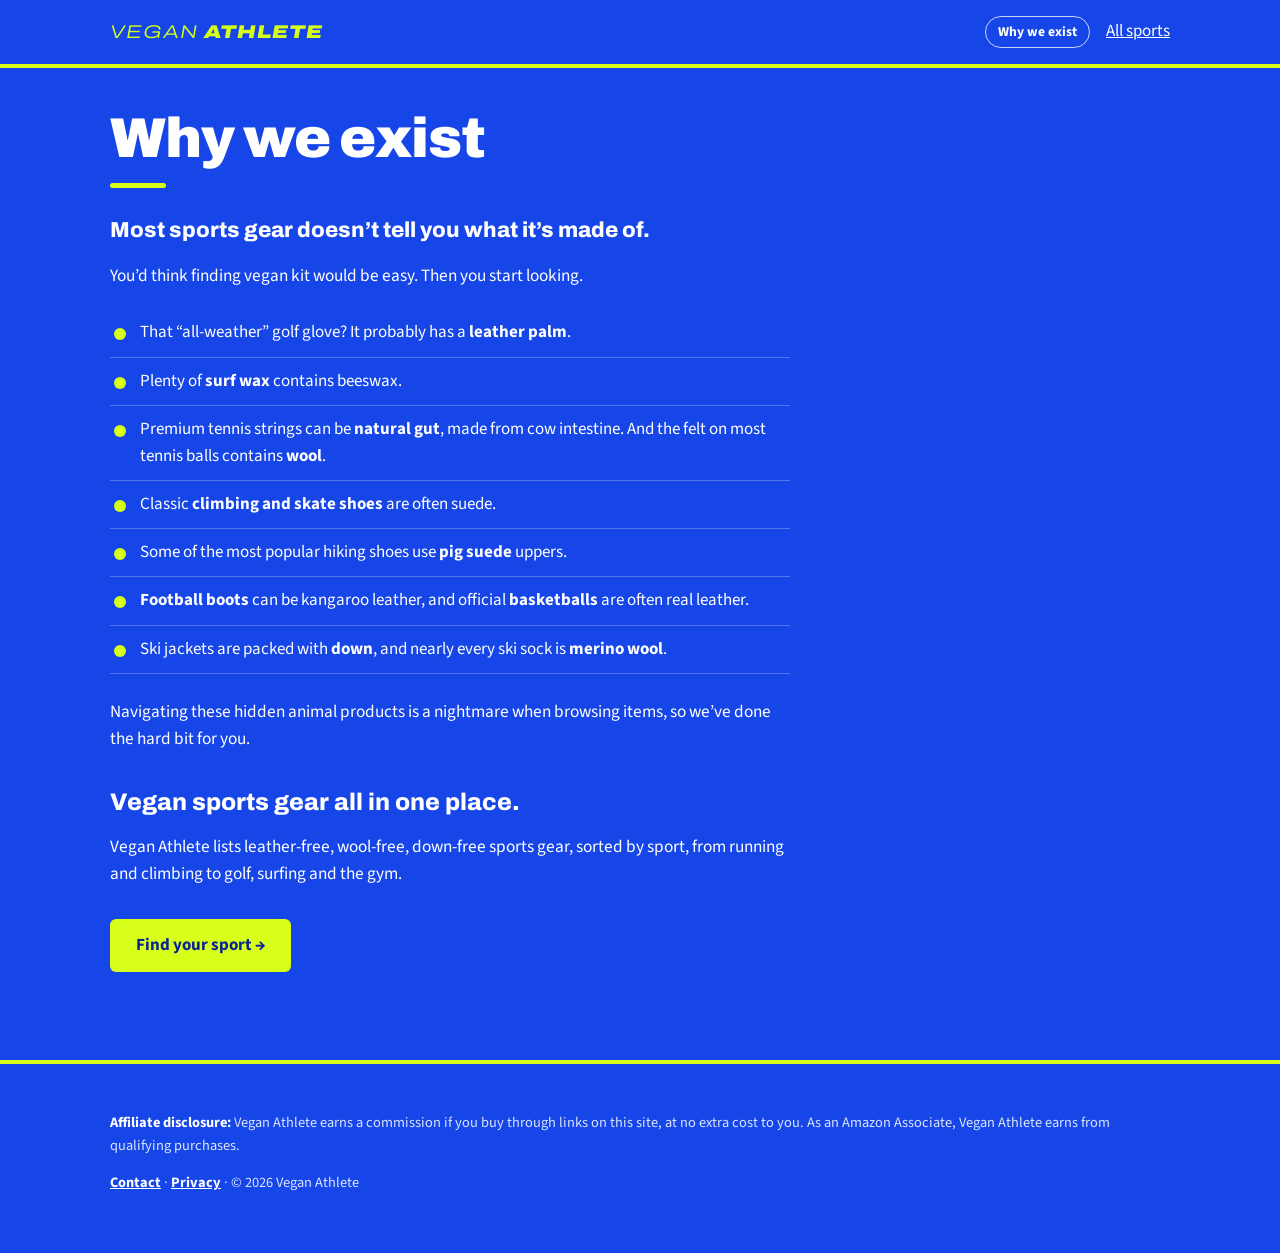
<file: vegan-athlete 3/why.html>
<!doctype html><html lang="en"><head><meta charset="utf-8"><meta name="viewport" content="width=device-width,initial-scale=1"><title>Why we exist – Vegan Athlete</title>
<meta name="description" content="Lots of sports gear quietly uses leather, wool, down or beeswax. Vegan Athlete collects leather-free, wool-free, down-free kit for every sport in one place."><link rel="preconnect" href="https://fonts.googleapis.com"><link rel="preconnect" href="https://fonts.gstatic.com" crossorigin><link href="https://fonts.googleapis.com/css2?family=Archivo:ital,wdth,wght@0,62..125,100..900;1,62..125,100..900&family=Source+Sans+3:wght@400;700&display=swap" rel="stylesheet"><link rel="icon" href="/favicon.ico" sizes="any"><link rel="icon" type="image/png" sizes="32x32" href="/favicon-32.png"><link rel="icon" type="image/png" sizes="192x192" href="/icon-192.png"><link rel="apple-touch-icon" href="/apple-touch-icon.png"><link rel="stylesheet" href="style.css?v=39"></head>
<body><header class="site"><div class="wrap"><a class="logo" href="index.html" aria-label="Vegan Athlete home"><span class="logo-1">Vegan</span><span class="logo-2">Athlete</span></a><a class="why-link" href="why.html">Why we exist</a><a href="index.html">All sports</a></div></header>
<main class="wrap"><article class="article">
<h1>Why we exist</h1>
<p class="lead">Most sports gear doesn&rsquo;t tell you what it&rsquo;s made of.</p>
<p>You&rsquo;d think finding vegan kit would be easy. Then you start looking.</p>
<ul>
<li>That &ldquo;all-weather&rdquo; golf glove? It probably has a <strong>leather palm</strong>.</li>
<li>Plenty of <strong>surf wax</strong> contains beeswax.</li>
<li>Premium tennis strings can be <strong>natural gut</strong>, made from cow intestine. And the felt on most tennis balls contains <strong>wool</strong>.</li>
<li>Classic <strong>climbing and skate shoes</strong> are often suede.</li>
<li>Some of the most popular hiking shoes use <strong>pig suede</strong> uppers.</li>
<li><strong>Football boots</strong> can be kangaroo leather, and official <strong>basketballs</strong> are often real leather.</li>
<li>Ski jackets are packed with <strong>down</strong>, and nearly every ski sock is <strong>merino wool</strong>.</li>
</ul>
<p>Navigating these hidden animal products is a nightmare when browsing items, so we&rsquo;ve done the hard bit for you.</p>
<h2>Vegan sports gear all in one place.</h2>
<p>Vegan Athlete lists leather-free, wool-free, down-free sports gear, sorted by sport, from running and climbing to golf, surfing and the gym.</p>

<a class="btn" href="index.html#categories">Find your sport &rarr;</a>
</article></main>
<footer><div class="wrap"><p><strong>Affiliate disclosure:</strong> Vegan Athlete earns a commission if you buy through links on this site, at no extra cost to you. As an Amazon Associate, Vegan Athlete earns from qualifying purchases.</p><p><a href="contact.html">Contact</a> &middot; <a href="privacy.html">Privacy</a> &middot; &copy; 2026 Vegan Athlete</p></div></footer></body></html>
</file>
<file: vegan-athlete 3/style.css>
:root{--bg:#f4f6ff;--ink:#0d1b4a;--muted:#4a5784;--blue:#1646e8;--navy:#0a2491;--lime:#d7ff1a;--sky:#e3eaff;--card:#fff;--line:#d3dcf5}
*{box-sizing:border-box}
body{margin:0;background:var(--blue);color:var(--ink);font:17px/1.6 "Source Sans 3",system-ui,sans-serif}
h1,h2,h3,.logo{font-family:"Archivo",system-ui,sans-serif;line-height:1.1;margin:0}
a{color:inherit}
.wrap{max-width:1100px;margin:0 auto;padding:0 20px}

/* Header: electric blue bar */
header.site{background:var(--blue);color:#fff;border-bottom:4px solid var(--lime)}
header.site .wrap{display:flex;justify-content:space-between;align-items:center;padding:16px 20px}
.logo{font-size:1.15rem;text-decoration:none;color:var(--lime);font-style:italic;font-stretch:125%;text-transform:uppercase;letter-spacing:.05em;display:inline-flex;align-items:center}
.logo-1{font-weight:300}
.logo-2{font-weight:900;margin-left:.35em}

/* Hero: plain electric blue band */
.hero{padding:64px 0 56px;color:#fff;background-color:var(--blue);position:relative;overflow:hidden}
.hero h1{font-size:clamp(2.4rem,8vw,5rem);font-weight:900;font-stretch:112%;letter-spacing:-.03em;max-width:12ch}
.hero p{max-width:46ch;color:#dbe4ff;font-size:1.15rem;margin:18px 0 0}

/* Sport buttons in ovals: hidden, the squares do this job */
.pills{display:none}

/* Sport squares */
.grid{display:grid;gap:16px;grid-template-columns:repeat(auto-fill,minmax(250px,1fr));padding:40px 0 64px}
.tile{display:block;padding:26px 22px;border:1px solid var(--line);border-top:5px solid var(--lime);border-radius:8px;text-decoration:none;background:var(--card);transition:background .15s,color .15s,transform .15s,border-color .15s}
.tile:hover,.tile:focus-visible{background:var(--blue);color:#fff;border-color:var(--blue);border-top-color:var(--lime);transform:translateY(-2px)}
.tile h3{font-size:1.5rem;font-weight:800}
.tile p{margin:8px 0 14px;color:inherit;opacity:.8}
.tile span{display:inline-block;font-weight:700;font-size:.85rem;padding:3px 10px;border-radius:99px;background:var(--sky);color:var(--ink)}
.tile:hover span,.tile:focus-visible span{background:var(--lime);color:var(--navy)}

/* Product boxes */
.card{background:var(--card);border:1px solid var(--line);border-radius:8px;overflow:hidden;display:flex;flex-direction:column}
.card img{width:100%;aspect-ratio:4/3;object-fit:cover;background:var(--sky)}
.card-body{padding:16px;display:flex;flex-direction:column;gap:10px;flex:1}
.card h3{font-size:1.15rem;font-weight:700}
.price{margin:0;font-weight:700;font-size:1.2rem}.price span{font-weight:400;font-size:.9rem;color:var(--muted)}
.badge{background:var(--lime);color:#1a1a1a;padding:2px 9px;border-radius:99px;font-weight:700;font-size:.85rem;margin-right:6px}
.verify summary{cursor:pointer;font-size:.95rem}.verify p{margin:8px 0 0;color:var(--muted);font-size:.95rem}
.btn{margin-top:auto;display:block;text-align:center;background:var(--blue);color:#fff;padding:12px;border-radius:6px;font-weight:700;text-decoration:none}
.btn:hover,.btn:focus-visible{background:var(--lime);color:var(--navy)}
:focus-visible{outline:3px solid var(--lime);outline-offset:2px}

/* Sport pages */
.page-head{padding:40px 0 0}.page-head h1{font-size:clamp(2rem,6vw,3.5rem);font-weight:900}.page-head p{color:var(--muted)}
.page-head h1::after{content:"";display:block;width:56px;height:5px;background:var(--lime);border-radius:3px;margin-top:14px}
#products{display:grid;gap:16px;grid-template-columns:repeat(auto-fill,minmax(250px,1fr));padding:32px 0 56px}

/* Footer: deep blue */
footer{background:var(--blue);color:#dbe4ff;border-top:4px solid var(--lime);padding:32px 0 44px;font-size:.9rem;margin-top:24px}
footer strong{color:#fff}

/* Branded tile for products without a photo (e.g. Amazon) */
.brand-tile{aspect-ratio:4/3;display:flex;flex-direction:column;align-items:center;justify-content:center;gap:12px;color:#fff;
  background:radial-gradient(120% 90% at 30% 20%,#ecff7a 0%,#d7ff1a 55%,#a9cc00 100%);color:#0a2491;position:relative;overflow:hidden}
.brand-tile::before{content:"V";position:absolute;right:-6%;bottom:-28%;font:900 15rem/1 "Archivo",system-ui,sans-serif;color:currentColor;opacity:.07}
.brand-tile--men{color:#fff;background:radial-gradient(120% 90% at 30% 20%,#4a9fe0 0%,#2272c3 55%,#123f7a 100%)}
.brand-row{display:flex;align-items:center;gap:8px;position:relative;max-width:92%}
.brand-name.has-tag{font-size:min(2rem,calc(220px / var(--len,6)))}
.brand-terrain{font:800 .7rem/1 "Archivo",system-ui,sans-serif;text-transform:uppercase;letter-spacing:.1em;padding:5px 7px;border:2px solid currentColor;border-radius:6px;opacity:.95}
.brand-tile--men .brand-where{background:#bfe1ff;color:#0f2f5c}
.brand-tile--women{color:#fff;background:radial-gradient(120% 90% at 30% 20%,#f59ac6 0%,#d9558f 55%,#8e2459 100%)}
.brand-tile--women .brand-where{background:#ffd6ea;color:#5c1239}
.brand-icon{width:64px;height:64px;fill:none;stroke:currentColor;stroke-width:3.5;stroke-linecap:round;stroke-linejoin:round;position:relative;margin-bottom:-2px}
.brand-name{white-space:nowrap;text-align:center;font-family:"Archivo",system-ui,sans-serif;font-weight:900;line-height:1;font-size:min(2.3rem,calc(300px / var(--len,6)));letter-spacing:.04em;text-transform:uppercase;position:relative}
.brand-where{font-size:.85rem;font-weight:700;padding:4px 12px;border-radius:99px;background:#0a2491;color:var(--lime);position:relative}

/* Slogan: keep each sentence on its own line */
.hero h1{max-width:none;font-size:clamp(2.6rem,6.6vw,5.4rem)}
.hero-art{width:clamp(220px,27vw,340px)}
.hero h1 .line{display:block;white-space:nowrap}
@media (max-width:760px){.hero h1{font-size:min(11vw,3.4rem)}}

/* Hero */
.hero-inner{position:relative;display:grid;grid-template-columns:1fr auto;align-items:center;gap:24px}
.hero-art{width:clamp(220px,27vw,340px)}
.athlete{display:block;width:100%;height:auto;overflow:visible}
@media (max-width:760px){
  .hero{padding:44px 0 28px}
  .hero-inner{grid-template-columns:1fr}
  .hero-art{width:230px;margin:0 auto}
}

/* Cartoon athlete: juggling kit from a different sport every 4 seconds */
.athlete .limb{stroke:#e6ecff;stroke-width:15;stroke-linecap:round}
.athlete .skin{fill:#e6ecff}
.athlete g,.athlete circle{transform-box:view-box}
.athlete .scene{opacity:0;animation:scene-cycle 40s infinite}
.athlete .s1{animation-delay:0s}.athlete .s2{animation-delay:-36s}.athlete .s3{animation-delay:-32s}.athlete .s4{animation-delay:-28s}.athlete .s5{animation-delay:-24s}
.athlete .s6{animation-delay:-20s}.athlete .s7{animation-delay:-16s}.athlete .s8{animation-delay:-12s}.athlete .s9{animation-delay:-8s}.athlete .s10{animation-delay:-4s}
@keyframes scene-cycle{0%{opacity:0}1%,9%{opacity:1}10%,100%{opacity:0}}
@keyframes bounce-up{0%{transform:translateY(0);animation-timing-function:cubic-bezier(.2,.7,.4,1)}50%{transform:translateY(var(--h));animation-timing-function:cubic-bezier(.6,0,.8,.3)}100%{transform:translateY(0)}}
@keyframes tap{0%,100%{transform:translateY(-5px)}12%,88%{transform:translateY(0)}}
@keyframes spin{to{transform:rotate(360deg)}}

/* football: keepy-ups */
.athlete .keepy-leg{transform-origin:150px 172px;animation:keepy 1s infinite}
@keyframes keepy{0%,100%{transform:rotate(-38deg)}18%,82%{transform:rotate(-6deg)}}
.athlete .j-foot{--h:-110px;animation:bounce-up 1s infinite}
/* tennis: ball bouncing on the strings */
.athlete .racket-tap{animation:tap .8s infinite}
.athlete .j-racket{--h:-90px;animation:bounce-up .8s infinite}
/* golf: ball bouncing on the club face */
.athlete .club-tap{animation:tap .7s infinite}
.athlete .j-club{--h:-75px;animation:bounce-up .7s infinite}
/* basketball: spinning on a fingertip */
.athlete .j-finger{--h:-16px;animation:bounce-up .9s infinite}
.athlete .spin-ball{transform-origin:170px 38px;animation:spin .45s linear infinite}
/* climbing: tossing a rope coil */
.athlete .j-rope{--h:-80px;animation:bounce-up 1.4s infinite}
.athlete .spin-rope{transform-origin:150px 44px;animation:spin 1.4s linear infinite}
.athlete .toss-arm-l{transform-origin:136px 112px}.athlete .toss-arm-r{transform-origin:164px 112px}
.athlete .toss-arm-l{animation:pump-l 1.4s infinite}.athlete .toss-arm-r{animation:pump-r 1.4s infinite}
@keyframes pump-l{0%,100%{transform:rotate(-10deg)}10%,90%{transform:rotate(6deg)}}
@keyframes pump-r{0%,100%{transform:rotate(10deg)}10%,90%{transform:rotate(-6deg)}}
/* kayaking: tossing the paddle */
.athlete .kayak-bob{animation:kayak-bob 2s ease-in-out infinite alternate;transform-origin:150px 236px}
@keyframes kayak-bob{from{transform:translateY(-2px) rotate(-2deg)}to{transform:translateY(3px) rotate(2deg)}}
.athlete .j-paddle{--h:-85px;animation:bounce-up 1.6s infinite}
.athlete .spin-paddle{transform-origin:150px 116px;animation:spin 1.6s linear infinite}
.athlete .waves{animation:waves 2s linear infinite}
@keyframes waves{to{transform:translateX(-60px)}}
/* gym: kettlebell flip */
.athlete .kb-arm{transform-origin:150px 114px;animation:kb-arm 1.2s infinite}
@keyframes kb-arm{0%,100%{transform:rotate(-60deg)}15%,85%{transform:rotate(-82deg)}}
.athlete .j-kb{--h:-80px;animation:bounce-up 1.2s infinite}
.athlete .spin-kb{transform-origin:198px 136px;animation:spin 1.2s linear infinite}

/* snowboard: flipping the board overhead in falling snow */
.athlete .j-board{--h:-70px;animation:bounce-up 1.4s infinite}
.athlete .spin-board{transform-origin:150px 43px;animation:spin 1.4s linear infinite}
.athlete .snow{animation:snow 3s linear infinite}
@keyframes snow{from{transform:translateY(0)}to{transform:translateY(90px)}}
/* hiking: twirling a trekking pole */
.athlete .j-pole{--h:-30px;animation:bounce-up 1s infinite}
.athlete .spin-pole{transform-origin:172px 40px;animation:spin .8s linear infinite}

@media (prefers-reduced-motion:reduce){
  .athlete *{animation:none!important}
  .athlete .scene{opacity:0}.athlete .s2{opacity:1}
}



/* "Shopping from" country switch in the header (sport pages with Amazon products) */
header.site .wrap{gap:16px}
.region-switch{display:flex;align-items:center;gap:8px;font-size:.85rem;color:#dbe4ff;margin-left:auto}
.region-switch select{font:inherit;color:#fff;background:rgba(255,255,255,.1);border:1px solid rgba(255,255,255,.3);border-radius:6px;padding:4px 8px}
.region-switch select option{color:#0d1b4a}
@media (max-width:520px){.region-switch span{display:none}}
header.site .wrap > a:not(.logo){white-space:nowrap}
@media (max-width:420px){header.site .wrap{gap:10px}header.site .logo{font-size:1rem}header.site .wrap > a:not(.logo){font-size:.85rem}}

/* "Why we exist" pill in the header */
.why-link{margin-left:auto;display:inline-block;padding:4px 12px;border:1.5px solid rgba(255,255,255,.75);border-radius:99px;color:#fff;font-weight:700;font-size:.85rem;text-decoration:none;white-space:nowrap;transition:background .15s,color .15s}
.why-link:hover,.why-link:focus-visible{background:#fff;color:var(--navy)}
.region-switch ~ .why-link{margin-left:0}
@media (max-width:520px){.why-link{padding:3px 9px;font-size:.78rem}}
@media (max-width:420px){header.site .wrap > a.why-link{font-size:.72rem;padding:3px 8px}}

/* Article pages */
.article{max-width:680px;padding:40px 0 64px}
.article h1{font-size:clamp(2.2rem,6vw,3.5rem);font-weight:900;letter-spacing:-.02em}
.article h1::after{content:"";display:block;width:56px;height:5px;background:var(--lime);border-radius:3px;margin-top:14px}
.article .lead{font-family:"Archivo",system-ui,sans-serif;font-weight:800;font-size:1.35rem;line-height:1.3;margin:28px 0 8px}
.article p{font-size:1.08rem}
.article ul{padding-left:0;list-style:none;margin:20px 0 24px}
.article li{position:relative;padding:10px 0 10px 30px;border-bottom:1px solid var(--line)}
.article li::before{content:"";position:absolute;left:4px;top:19px;width:12px;height:12px;border-radius:50%;background:var(--lime)}
.article h2{font-size:1.5rem;font-weight:800;margin:36px 0 6px}
.article .tagline{font-weight:700;color:var(--blue);font-size:1.15rem}

.article .btn{display:inline-block;margin-top:14px;padding:13px 26px}
@media (max-width:560px){
  header.site .wrap:has(.region-switch, .why-link ~ a){flex-wrap:wrap;row-gap:10px}
  header.site .wrap:has(.region-switch, .why-link ~ a) .logo{flex-basis:100%}
  header.site .wrap:has(.region-switch, .why-link ~ a) .region-switch{margin-left:0}
  header.site .wrap:has(.region-switch, .why-link ~ a) .why-link{margin-left:auto}
}

/* Salomon photos: show the whole product, not cropped */
.card img[src*="cdn.dam.salomon.com"]{object-fit:contain;background:#fff;padding:10px}

/* Slogan second line: smaller, in the accent colour, allowed to wrap */
.hero h1 .line-2{white-space:normal;color:var(--lime);font-size:.52em;letter-spacing:-.01em;margin-top:.35em;max-width:16em;line-height:1.08}

/* Text that sits straight on the blue page background */
.page-head h1{color:#fff}.page-head p{color:#dbe4ff}
.article{color:#fff}.article .lead{color:#fff}.article li{border-bottom-color:rgba(255,255,255,.25)}
.article .tagline{color:var(--lime)}
.article .btn{background:var(--lime);color:var(--navy)}.article .btn:hover,.article .btn:focus-visible{background:#fff;color:var(--navy)}
#products > p, .grid > p{color:#fff}

/* Sport names in the same style as the Vegan Athlete logo */
.tile h3,.page-head h1{font-style:italic;font-stretch:125%;text-transform:uppercase;letter-spacing:.04em;font-weight:900}
.tile h3{font-size:1.3rem}

/* Contact page */
.article .contact-meta{color:#dbe4ff;font-size:1rem;margin-top:22px}
footer a{color:#fff;font-weight:700}
.article a:not(.btn){color:var(--lime)}
</file>
